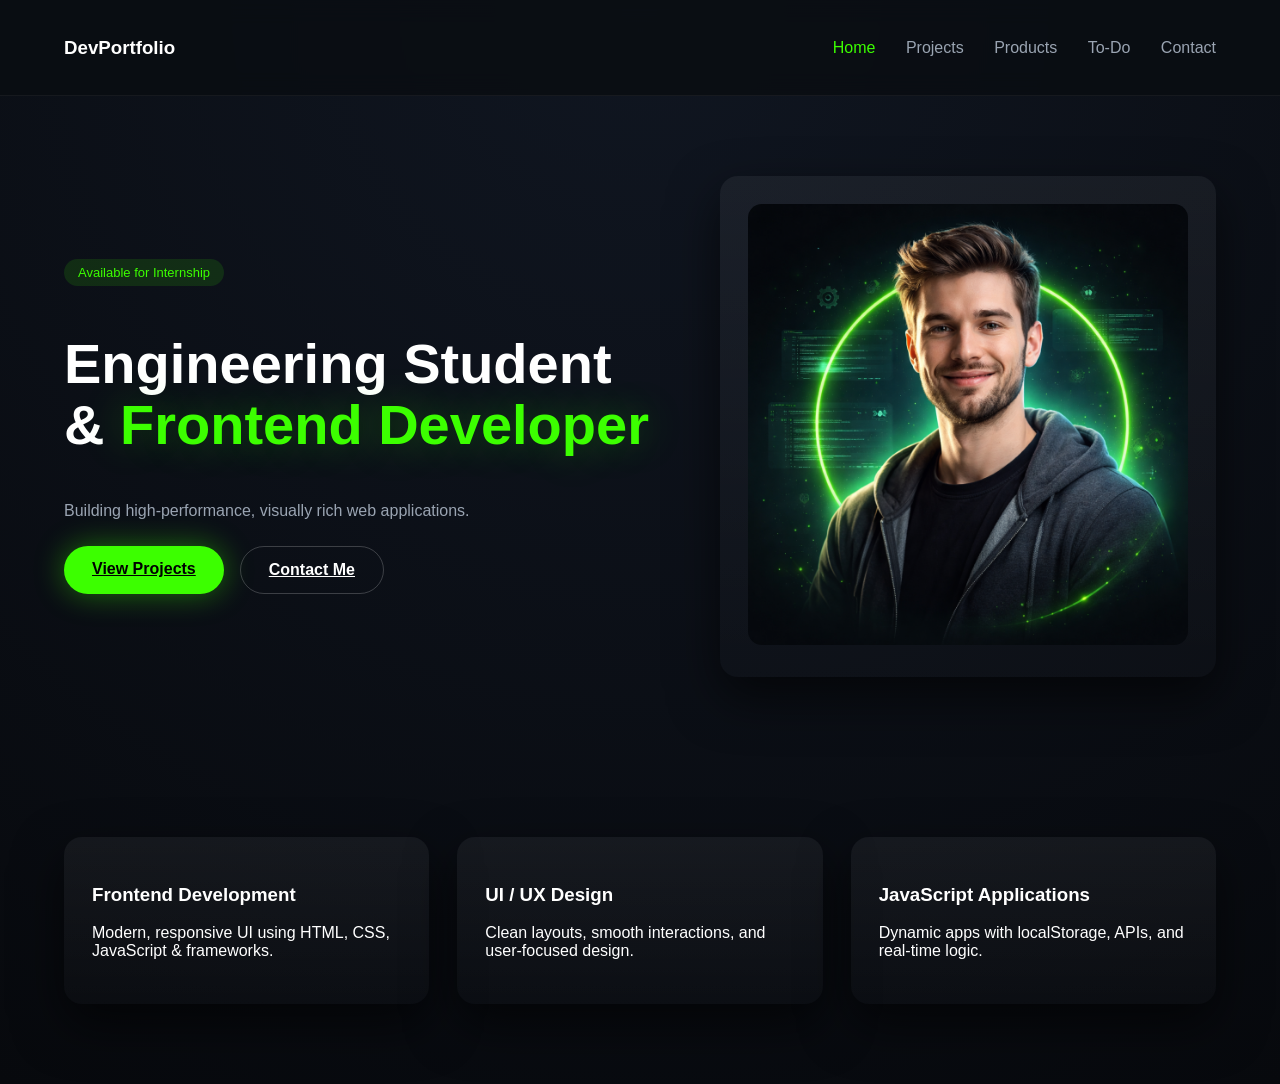
<file: index.html>
<!DOCTYPE html>
<html lang="en">
<head>
  <meta charset="UTF-8">
  <title>Home | DevPortfolio</title>
  <meta name="viewport" content="width=device-width, initial-scale=1.0">
  <link rel="stylesheet" href="css/style.css">
</head>
<body>

<!-- ================= NAVBAR ================= -->
<header class="navbar">
  <div class="nav">
    <h3 class="logo">DevPortfolio</h3>
    <nav>
      <a href="index.html" class="active">Home</a>
      <a href="projects.html">Projects</a>
      <a href="products.html">Products</a>
      <a href="todo.html">To-Do</a>
      <a href="contact.html">Contact</a>
    </nav>
  </div>
</header>

<!-- ================= HERO SECTION ================= -->
<section class="container hero fade">
  <div>

    <span class="badge">Available for Internship</span>

    <h1>
      Engineering Student <br>
      & <span>Frontend Developer</span>
    </h1>

    <p>
      Building high-performance, visually rich web applications.
    </p>

    <div style="margin-top:26px;display:flex;gap:16px;flex-wrap:wrap">
      <a href="projects.html" class="btn btn-primary">
        View Projects
      </a>

      <a href="contact.html" class="btn btn-outline">
        Contact Me
      </a>
    </div>

  </div>

  <div class="card">
    <img src="assets/profile.png" alt="Profile" style="width:100%;border-radius:14px">
  </div>
</section>

<!-- ================= SKILLS / SERVICES ================= -->
<section class="container grid grid-3 fade">
  <div class="card">
    <h3>Frontend Development</h3>
    <p class="muted">
      Modern, responsive UI using HTML, CSS, JavaScript & frameworks.
    </p>
  </div>

  <div class="card">
    <h3>UI / UX Design</h3>
    <p class="muted">
      Clean layouts, smooth interactions, and user-focused design.
    </p>
  </div>

  <div class="card">
    <h3>JavaScript Applications</h3>
    <p class="muted">
      Dynamic apps with localStorage, APIs, and real-time logic.
    </p>
  </div>
</section>

<!-- ================= SCRIPTS ================= -->
<script src="js/main.js"></script>

</body>
</html>
</file>
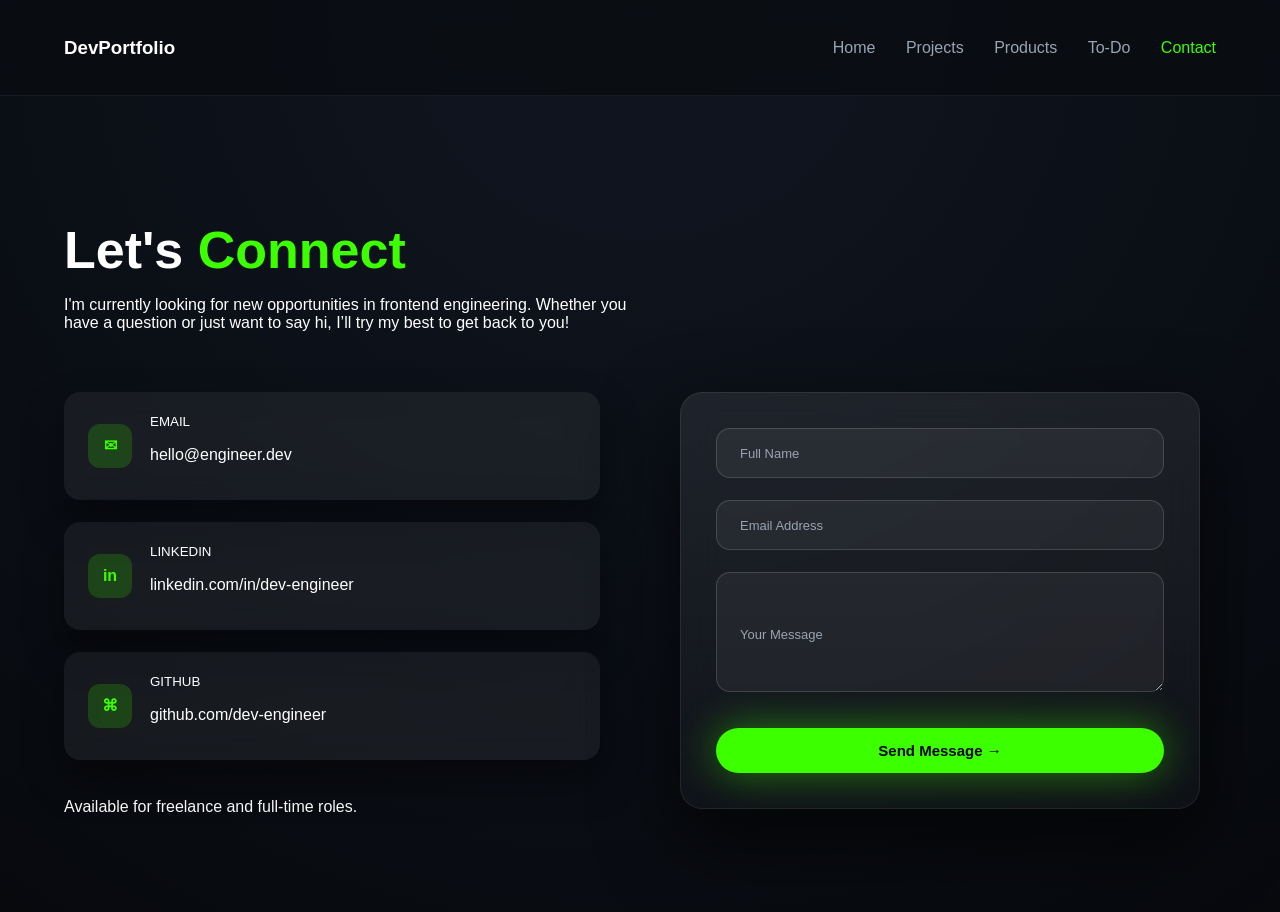
<file: contact.html>
<!DOCTYPE html>
<html lang="en">
<head>
  <meta charset="UTF-8">
  <title>Contact | DevPortfolio</title>
  <meta name="viewport" content="width=device-width, initial-scale=1.0">
  <link rel="stylesheet" href="css/style.css">
</head>
<body>

<!-- ================= NAVBAR ================= -->
<header class="navbar">
  <div class="nav">
    <h3 class="logo">DevPortfolio</h3>
    <nav>
      <a href="index.html">Home</a>
      <a href="projects.html">Projects</a>
      <a href="products.html">Products</a>
      <a href="todo.html">To-Do</a>
      <a href="contact.html" class="active">Contact</a>
    </nav>
  </div>
</header>

<!-- ================= CONTACT SECTION ================= -->
<section class="container fade">

  <!-- HEADER -->
  <div style="max-width:600px;margin-bottom:60px">
    <h1 style="font-size:52px;margin-bottom:14px">
      Let's <span style="color:#3cff00">Connect</span>
    </h1>
    <p class="muted">
      I'm currently looking for new opportunities in frontend engineering.
      Whether you have a question or just want to say hi, I’ll try my best to get back to you!
    </p>
  </div>

  <!-- ================= LAYOUT ================= -->
  <div class="contact-layout">

    <!-- LEFT INFO -->
    <div class="contact-info">

      <div class="info-card">
        <div class="icon">✉</div>
        <div>
          <small>EMAIL</small>
          <p>hello@engineer.dev</p>
        </div>
      </div>

      <div class="info-card">
        <div class="icon">in</div>
        <div>
          <small>LINKEDIN</small>
          <p>linkedin.com/in/dev-engineer</p>
        </div>
      </div>

      <div class="info-card">
        <div class="icon">⌘</div>
        <div>
          <small>GITHUB</small>
          <p>github.com/dev-engineer</p>
        </div>
      </div>

      <p class="availability">
        Available for freelance and full-time roles.
      </p>

    </div>

    <!-- RIGHT FORM -->
    <div class="contact-premium">

      <form id="contactForm" novalidate>

        <div class="field">
          <input type="text" id="name" placeholder=" " required>
          <label>Full Name</label>
          <small class="error"></small>
        </div>

        <div class="field">
          <input type="email" id="email" placeholder=" " required>
          <label>Email Address</label>
          <small class="error"></small>
        </div>

        <div class="field">
          <textarea id="message" rows="4" placeholder=" " required></textarea>
          <label>Your Message</label>
          <small class="error"></small>
        </div>

        <button type="submit" class="btn btn-primary">
          Send Message →
        </button>

      </form>

    </div>

  </div>
</section>

<!-- ================= SUCCESS POPUP ================= -->
<div class="success-overlay" id="successOverlay">
  <div class="success-popup">
    <div class="checkmark">✓</div>
    <h3>Message Sent!</h3>
    <p>Thank you for reaching out. I’ll get back to you soon.</p>
    <button class="btn btn-primary" onclick="closePopup()">OK</button>
  </div>
</div>

<!-- ================= SCRIPTS ================= -->
<script src="js/contact.js"></script>
<script src="js/main.js"></script>

</body>
</html>
</file>
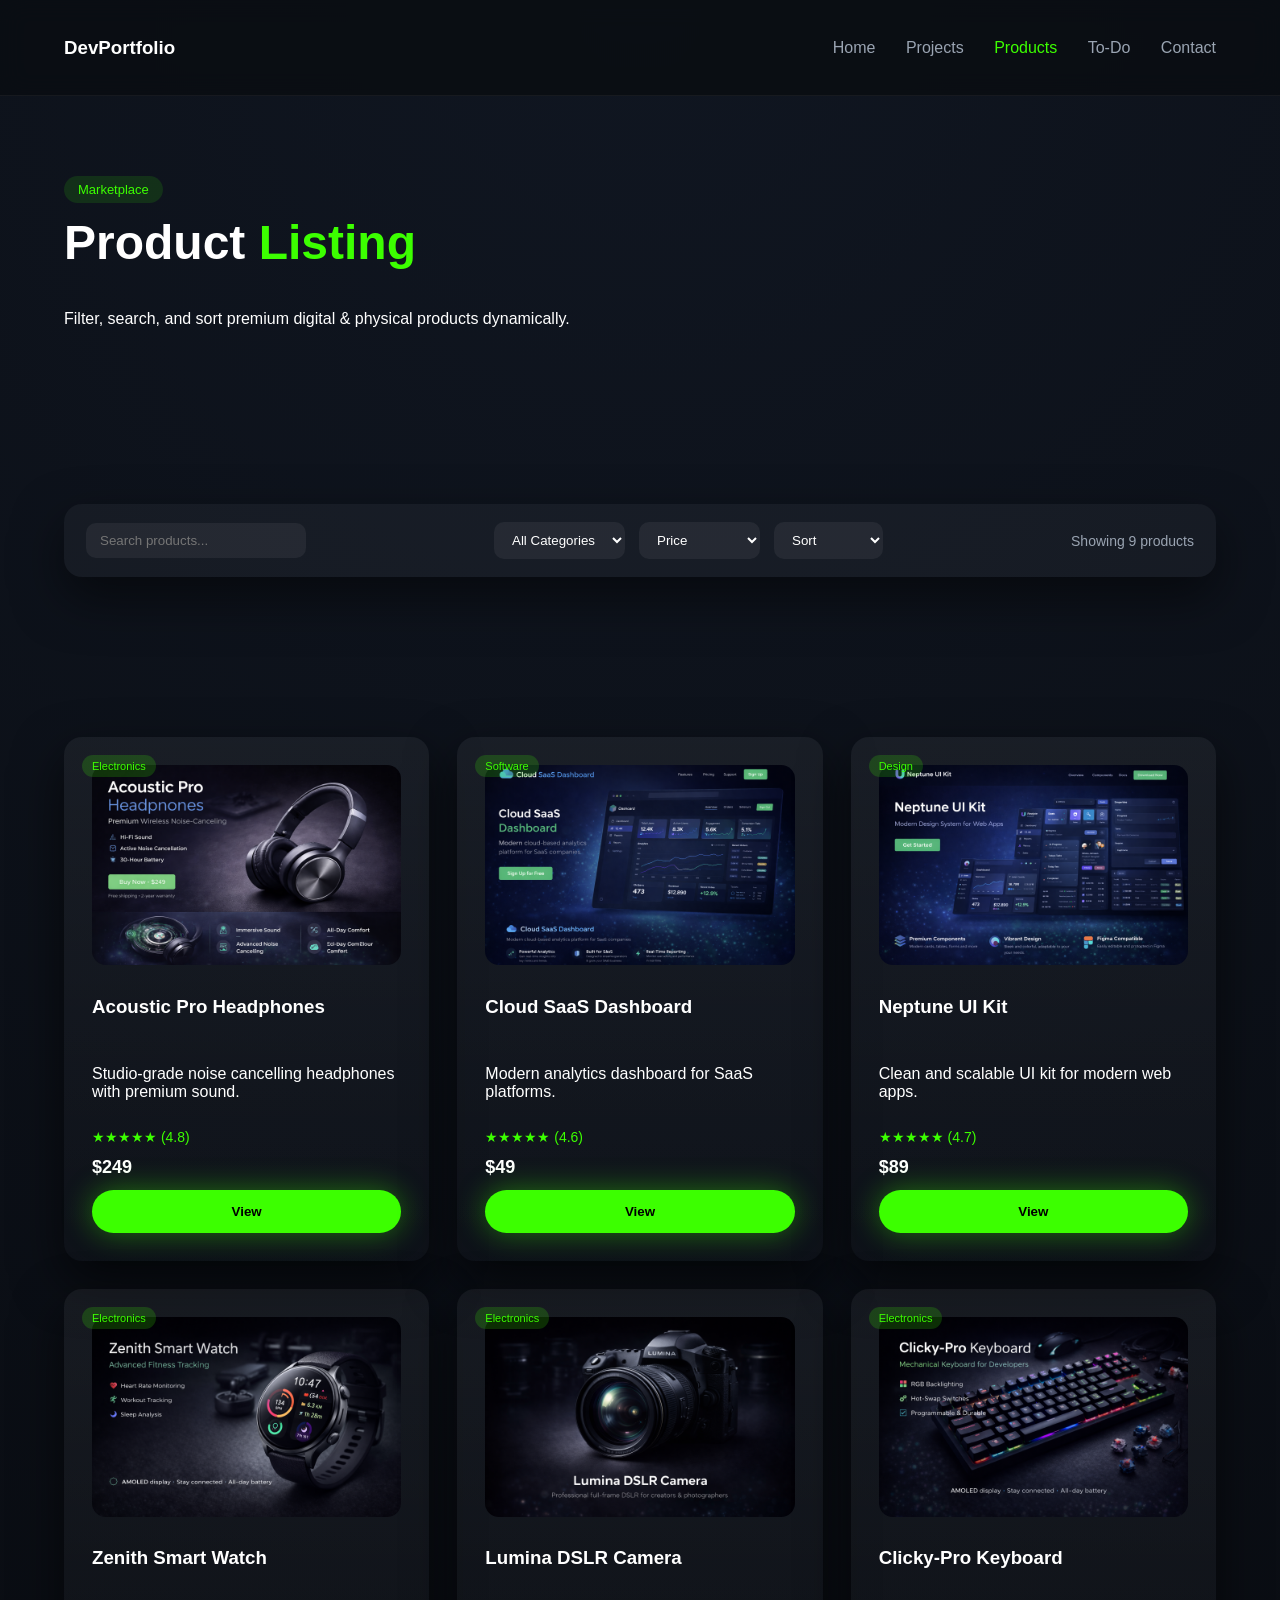
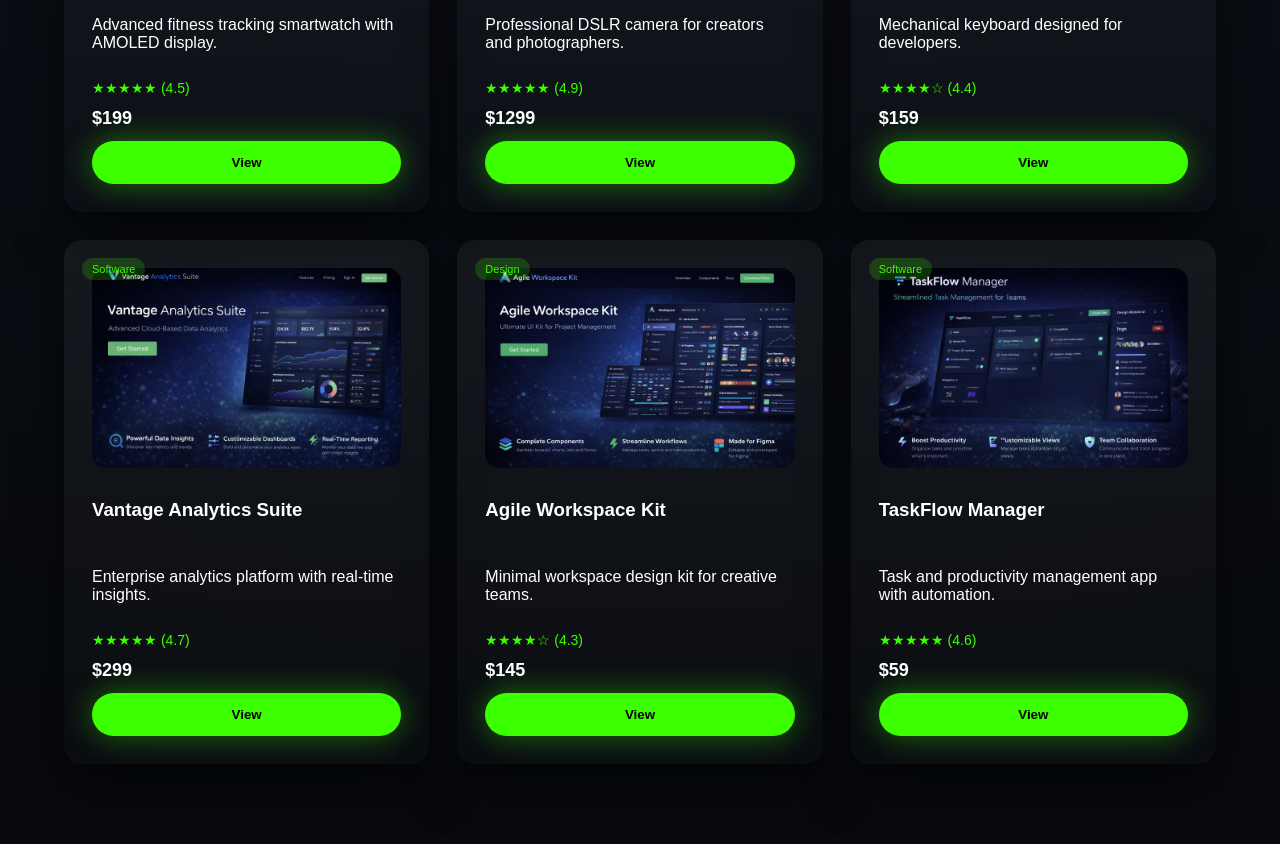
<file: products.html>
<!DOCTYPE html>
<html lang="en">
<head>
  <meta charset="UTF-8">
  <title>Products | DevPortfolio</title>
  <meta name="viewport" content="width=device-width, initial-scale=1.0">
  <link rel="stylesheet" href="css/style.css">
</head>
<body>

<!-- ================= NAVBAR ================= -->
<header class="navbar">
  <div class="nav">
    <h3 class="logo">DevPortfolio</h3>
    <nav>
      <a href="index.html">Home</a>
      <a href="projects.html">Projects</a>
      <a href="products.html" class="active">Products</a>
      <a href="todo.html">To-Do</a>
      <a href="contact.html">Contact</a>
    </nav>
  </div>
</header>

<!-- ================= PAGE HEADER ================= -->
<section class="container fade">
  <span class="badge">Marketplace</span>
  <h1 style="font-size:48px;margin-top:12px">
    Product <span style="color:#3cff00">Listing</span>
  </h1>
  <p class="muted" style="max-width:600px">
    Filter, search, and sort premium digital & physical products dynamically.
  </p>
</section>

<!-- ================= FILTER BAR ================= -->
<section class="container fade">
  <div class="filter-bar">

    <!-- SEARCH -->
    <input
      type="text"
      id="searchInput"
      placeholder="Search products..."
      style="
        background: rgba(255,255,255,0.06);
        color: white;
        border: none;
        padding: 10px 14px;
        border-radius: 10px;
        outline: none;
        min-width: 220px;
      "
    >

    <!-- FILTERS -->
    <div class="filters">
      <select id="categoryFilter">
        <option value="All">All Categories</option>
        <option value="Electronics">Electronics</option>
        <option value="Software">Software</option>
        <option value="Design">Design</option>
      </select>

      <select id="priceSort">
        <option value="">Price</option>
        <option value="low">Low → High</option>
        <option value="high">High → Low</option>
      </select>

      <select id="ratingSort">
        <option value="">Sort</option>
        <option value="rating">Top Rated</option>
      </select>
    </div>

    <span class="result-count" id="resultCount"></span>
  </div>
</section>

<!-- ================= PRODUCTS GRID ================= -->
<section class="container grid grid-3 fade" id="productGrid">
  <!-- Rendered via JS -->
</section>

<!-- ================= SCRIPTS ================= -->
<script src="js/product.js"></script>
<script src="js/main.js"></script>

</body>
</html>
</file>
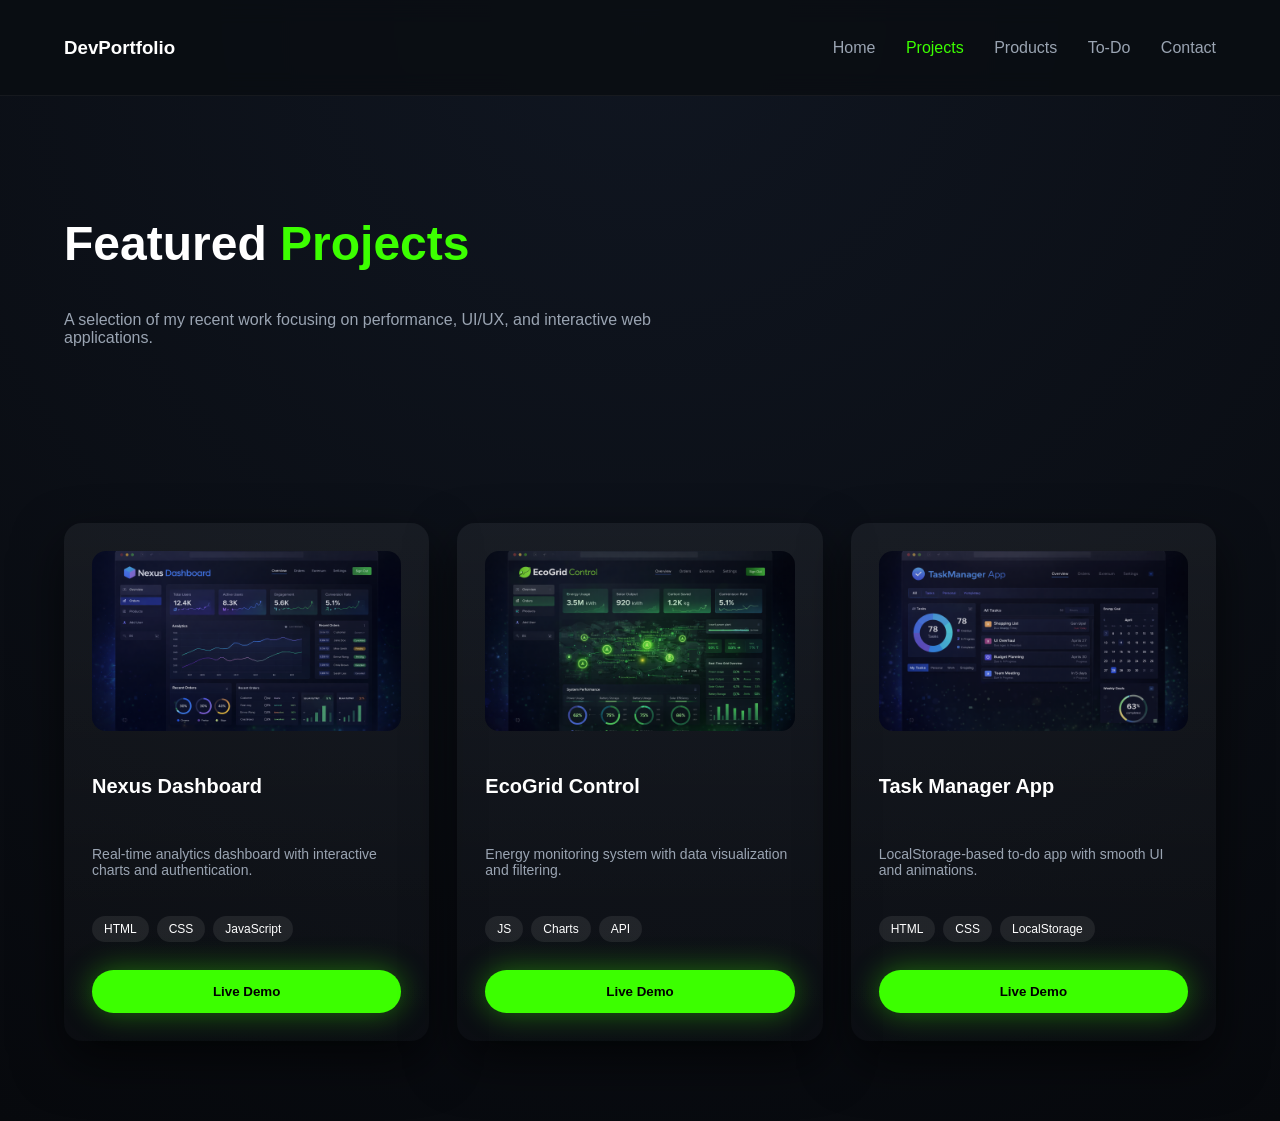
<file: projects.html>
<!DOCTYPE html>
<html lang="en">
<head>
  <title>Projects | DevPortfolio</title>
  <link rel="stylesheet" href="css/style.css">
</head>
<body>

<!-- NAVBAR -->
<header class="navbar">
  <div class="nav">
    <h3>DevPortfolio</h3>
    <nav>
      <a href="index.html">Home</a>
      <a href="projects.html">Projects</a>
      <a href="products.html">Products</a>
      <a href="todo.html">To-Do</a>
      <a href="contact.html">Contact</a>
    </nav>
  </div>
</header>

<!-- PROJECTS HEADER -->
<section class="container fade">
  <h1 style="font-size:48px">Featured <span style="color:#3cff00">Projects</span></h1>
  <p style="color:var(--muted);max-width:600px">
    A selection of my recent work focusing on performance, UI/UX, and interactive web applications.
  </p>
</section>

<!-- PROJECT GRID -->
<section class="container grid grid-3 fade">

  <!-- PROJECT CARD -->
  <div class="card project-card">
    <img src="assets/project1.png" class="project-img">
    <h3>Nexus Dashboard</h3>
    <p class="muted">
      Real-time analytics dashboard with interactive charts and authentication.
    </p>
    <div class="tags">
      <span>HTML</span><span>CSS</span><span>JavaScript</span>
    </div>
    <button class="btn btn-primary">Live Demo</button>
  </div>

  <div class="card project-card">
    <img src="assets/project2.png" class="project-img">
    <h3>EcoGrid Control</h3>
    <p class="muted">
      Energy monitoring system with data visualization and filtering.
    </p>
    <div class="tags">
      <span>JS</span><span>Charts</span><span>API</span>
    </div>
    <button class="btn btn-primary">Live Demo</button>
  </div>

  <div class="card project-card">
    <img src="assets/project3.png" class="project-img">
    <h3>Task Manager App</h3>
    <p class="muted">
      LocalStorage-based to-do app with smooth UI and animations.
    </p>
    <div class="tags">
      <span>HTML</span><span>CSS</span><span>LocalStorage</span>
    </div>
    <button class="btn btn-primary">Live Demo</button>
  </div>

</section>

<script src="js/main.js"></script>
</body>
</html>
</file>
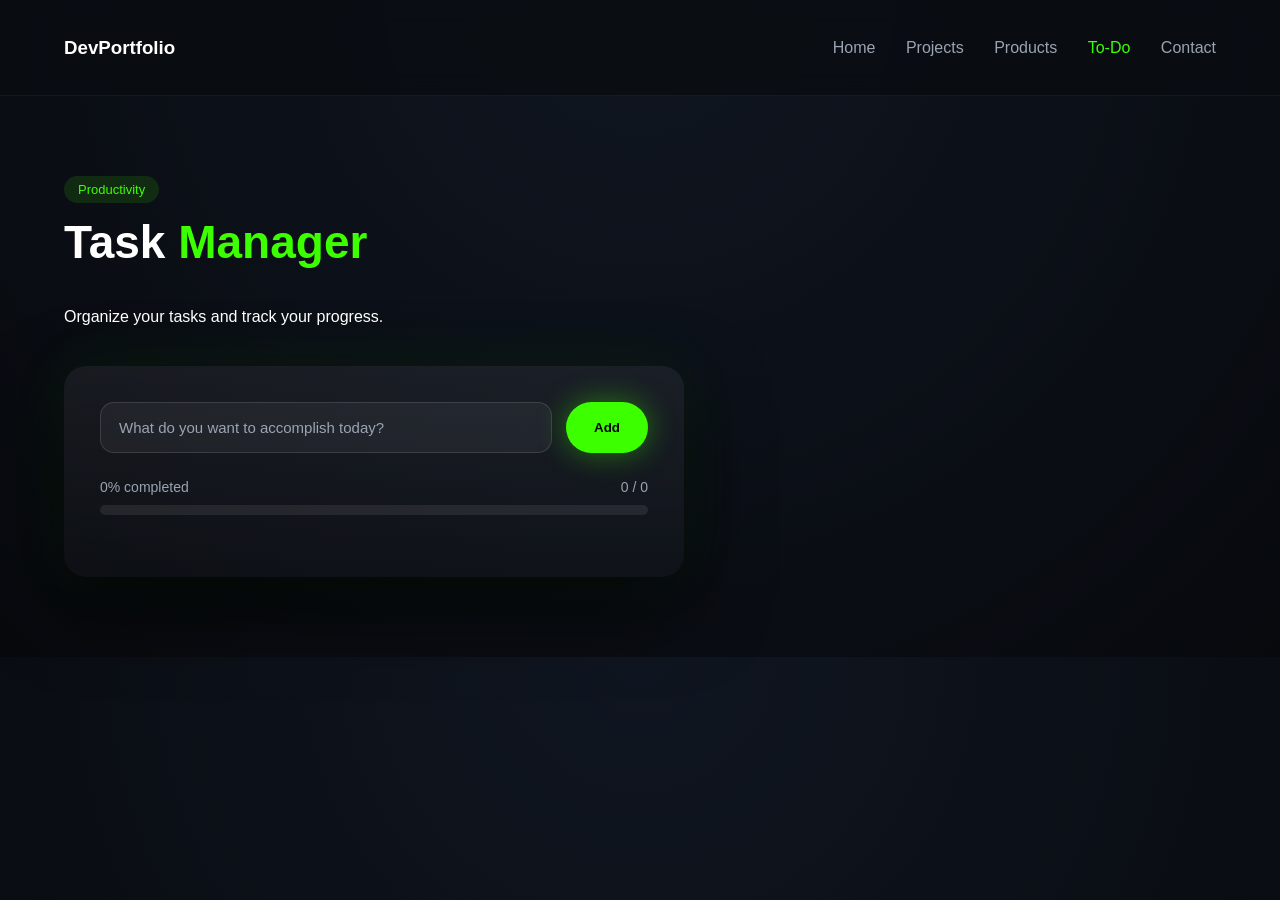
<file: todo.html>
<!DOCTYPE html>
<html lang="en">
<head>
  <meta charset="UTF-8">
  <title>To-Do | DevPortfolio</title>
  <meta name="viewport" content="width=device-width, initial-scale=1.0">
  <link rel="stylesheet" href="css/style.css">
</head>
<body>

<!-- NAVBAR -->
<header class="navbar">
  <div class="nav">
    <h3 class="logo">DevPortfolio</h3>
    <nav>
      <a href="index.html">Home</a>
      <a href="projects.html">Projects</a>
      <a href="products.html">Products</a>
      <a href="todo.html">To-Do</a>
      <a href="contact.html">Contact</a>
    </nav>
  </div>
</header>

<!-- TODO SECTION -->
<section class="container fade">
  <span class="badge">Productivity</span>
  <h1 style="font-size:46px;margin-top:12px">
    Task <span style="color:#3cff00">Manager</span>
  </h1>
  <p class="muted">Organize your tasks and track your progress.</p>

  <!-- TODO CARD -->
  <div class="todo-premium">

    <!-- INPUT -->
    <div class="todo-input-box">
      <input
        id="taskInput"
        type="text"
        placeholder="What do you want to accomplish today?"
      />
      <button class="btn btn-primary" onclick="addTask()">Add</button>
    </div>

    <!-- PROGRESS -->
    <div class="progress-wrapper">
      <div class="progress-info">
        <span id="progressText">0% completed</span>
        <span id="taskCount">0 / 0</span>
      </div>
      <div class="progress-bar">
        <div class="progress-fill" id="progressFill"></div>
      </div>
    </div>

    <!-- TASK LIST -->
    <ul class="todo-list" id="list"></ul>

  </div>
</section>

<script src="js/todo.js"></script>
<script src="js/main.js"></script>
</body>
</html>
</file>
<file: css/style.css>
:root{
  --bg:#0a0d12;
  --card:#11151c;
  --accent:#3cff00;
  --text:#ffffff;
  --muted:#9aa4b2;
  --radius:18px;
}

*{box-sizing:border-box}

body{
  margin:0;
  background:radial-gradient(circle at top,#101621,#07090d);
  color:var(--text);
  font-family:Inter,Arial,sans-serif;
}

/* NAV */
.navbar{
  position:sticky;top:0;z-index:10;
  background:rgba(10,13,18,.85);
  backdrop-filter:blur(12px);
  border-bottom:1px solid rgba(255,255,255,.05);
}
.nav{
  max-width:1200px;margin:auto;
  padding:18px 24px;
  display:flex;justify-content:space-between;align-items:center;
}
nav a{
  margin-left:26px;text-decoration:none;
  color:var(--muted);font-weight:500;
}
nav a.active,nav a:hover{color:var(--accent)}

/* LAYOUT */
.container{max-width:1200px;margin:auto;padding:80px 24px}
.grid{display:grid;gap:28px}
.grid-3{grid-template-columns:repeat(3,1fr)}

@media(max-width:900px){
  .grid-3{grid-template-columns:1fr}
}

/* HERO */
.hero{
  display:grid;grid-template-columns:1.2fr 1fr;
  gap:60px;align-items:center;
}
.badge{
  display:inline-block;padding:6px 14px;
  background:rgba(60,255,0,.12);
  color:var(--accent);
  border-radius:999px;font-size:13px;
}
.hero h1{font-size:56px;line-height:1.1}
.hero h1 span{color:var(--accent);text-shadow:0 0 40px rgba(60,255,0,.3)}
.hero p{color:var(--muted);max-width:520px}

/* CARDS */
.card{
  background:linear-gradient(180deg,rgba(255,255,255,.05),rgba(255,255,255,.01));
  border-radius:var(--radius);
  padding:28px;
  box-shadow:0 20px 50px rgba(0,0,0,.6);
  transition:.35s;
}
.card:hover{
  transform:translateY(-8px);
  box-shadow:0 20px 50px rgba(0,0,0,.6),0 0 40px rgba(60,255,0,.15);
}

/* BUTTONS */
.btn{
  padding:14px 28px;border-radius:999px;
  border:none;cursor:pointer;font-weight:600;
}
.btn-primary{
  background:var(--accent);color:#000;
  box-shadow:0 0 30px rgba(60,255,0,.4);
}
.btn-outline{
  background:transparent;color:#fff;
  border:1px solid rgba(255,255,255,.2);
}

/* FADE */
.fade{opacity:0;transform:translateY(30px);transition:1s}
.fade.show{opacity:1;transform:none}

/* TODO */
.todo-box{
  max-width:520px;margin:auto;
  background:var(--card);
  padding:36px;border-radius:var(--radius);
}
.todo-box input{
  width:100%;padding:14px;border-radius:12px;
  border:none;margin-bottom:12px;
}
.todo-box li{
  list-style:none;
  background:rgba(255,255,255,.05);
  padding:14px 18px;border-radius:12px;
  margin-bottom:10px;
  display:flex;justify-content:space-between;
}
.done{text-decoration:line-through;color:var(--muted)}

/* CONTACT */
.contact-box{
  display:grid;grid-template-columns:1fr 1fr;gap:40px
}
@media(max-width:900px){.contact-box{grid-template-columns:1fr}}

/* ===== PROJECT PAGE POLISH ===== */

.project-card {
  display: flex;
  flex-direction: column;
  gap: 14px;
}

.project-img {
  width: 100%;
  height: 180px;
  object-fit: cover;
  border-radius: 14px;
  margin-bottom: 10px;
  filter: brightness(0.9);
}

.project-card h3 {
  font-size: 20px;
}

.project-card .muted {
  color: var(--muted);
  font-size: 14px;
}

/* Tech Tags */
.tags {
  display: flex;
  flex-wrap: wrap;
  gap: 8px;
  margin: 10px 0 14px;
}

.tags span {
  padding: 6px 12px;
  border-radius: 999px;
  font-size: 12px;
  background: rgba(255,255,255,0.08);
  color: var(--text);
}

/* Button spacing */
.project-card .btn {
  margin-top: auto;
}

/* Hover polish */
.project-card:hover .project-img {
  filter: brightness(1);
  transition: 0.3s;
}

/* ===== PRODUCT PAGE POLISH ===== */

.filter-bar {
  display: flex;
  justify-content: space-between;
  align-items: center;
  gap: 20px;
  background: rgba(255,255,255,0.04);
  border-radius: var(--radius);
  padding: 18px 22px;
  box-shadow: 0 20px 50px rgba(0,0,0,0.5);
  flex-wrap: wrap;
}

.filters {
  display: flex;
  gap: 14px;
}

.filters select {
  background: rgba(255,255,255,0.06);
  color: var(--text);
  border: none;
  padding: 10px 14px;
  border-radius: 10px;
  outline: none;
}

.result-count {
  color: var(--muted);
  font-size: 14px;
}

/* PRODUCT CARDS */
.product-card {
  position: relative;
  display: flex;
  flex-direction: column;
  gap: 12px;
}

.product-img {
  width: 100%;
  height: 200px;
  object-fit: cover;
  border-radius: 14px;
}

.price {
  font-size: 18px;
  font-weight: 600;
}

.rating {
  color: var(--accent);
  font-size: 14px;
}

/* Category badge */
.badge-sm {
  position: absolute;
  top: 18px;
  left: 18px;
  padding: 5px 10px;
  font-size: 11px;
  border-radius: 999px;
  background: rgba(60,255,0,0.18);
  color: var(--accent);
}

/* Hover animation */
.product-card:hover {
  transform: translateY(-10px);
  box-shadow:
    0 30px 70px rgba(0,0,0,0.7),
    0 0 50px rgba(60,255,0,0.15);
}

/* Responsive */
@media(max-width:900px){
  .filters {
    flex-direction: column;
    width: 100%;
  }
}

/* ===== PREMIUM TODO PAGE ===== */

.todo-premium {
  max-width: 620px;
  margin-top: 40px;
  background: linear-gradient(
    180deg,
    rgba(255,255,255,0.06),
    rgba(255,255,255,0.02)
  );
  border-radius: 22px;
  padding: 36px;
  box-shadow:
    0 30px 80px rgba(0,0,0,0.7),
    0 0 60px rgba(60,255,0,0.08);
}

/* Input */
.todo-input-box {
  display: flex;
  gap: 14px;
  margin-bottom: 26px;
}

.todo-input-box input {
  flex: 1;
  padding: 16px 18px;
  font-size: 15px;
  border-radius: 14px;
  border: 1px solid rgba(255,255,255,0.12);
  background: rgba(255,255,255,0.05);
  color: white;
  outline: none;
  transition: 0.3s;
}

.todo-input-box input::placeholder {
  color: #9aa4b2;
}

.todo-input-box input:focus {
  border-color: #3cff00;
  box-shadow: 0 0 0 3px rgba(60,255,0,0.15);
}

/* Progress */
.progress-wrapper {
  margin-bottom: 26px;
}

.progress-info {
  display: flex;
  justify-content: space-between;
  font-size: 14px;
  color: var(--muted);
  margin-bottom: 10px;
}

.progress-bar {
  width: 100%;
  height: 10px;
  border-radius: 999px;
  background: rgba(255,255,255,0.08);
  overflow: hidden;
}

.progress-fill {
  height: 100%;
  width: 0%;
  background: linear-gradient(90deg, #3cff00, #9eff7a);
  border-radius: 999px;
  transition: width 0.4s ease;
  box-shadow: 0 0 20px rgba(60,255,0,0.4);
}

/* Task List */
.todo-list {
  list-style: none;
  padding: 0;
  margin: 0;
}

.todo-list li {
  display: flex;
  justify-content: space-between;
  align-items: center;
  padding: 14px 18px;
  margin-bottom: 12px;
  border-radius: 14px;
  background: rgba(255,255,255,0.05);
  transition: 0.3s;
}

.todo-list li:hover {
  background: rgba(255,255,255,0.08);
  box-shadow: 0 0 30px rgba(60,255,0,0.12);
}

.todo-list li span {
  cursor: pointer;
}

.todo-list li.done span {
  text-decoration: line-through;
  color: var(--muted);
}

.todo-list li button {
  background: none;
  border: none;
  color: #ff6b6b;
  font-size: 16px;
  cursor: pointer;
}

/* ================= CONTACT PAGE – FINAL GLASS FIX ================= */

/* Two-column layout */
.contact-layout {
  display: grid;
  grid-template-columns: 1fr 1fr;
  gap: 80px;
  align-items: flex-start;
}

/* LEFT INFO */
.contact-info {
  display: flex;
  flex-direction: column;
  gap: 22px;
}

/* Info cards */
.info-card {
  background: rgba(255,255,255,0.06);
  backdrop-filter: blur(14px);
  padding: 20px 24px;
  border-radius: 16px;
  display: flex;
  align-items: center;
  gap: 18px;
  box-shadow: 0 20px 40px rgba(0,0,0,0.4);
}

/* Icons */
.info-card .icon {
  width: 44px;
  height: 44px;
  border-radius: 12px;
  background: rgba(60,255,0,0.18);
  color: var(--accent);
  display: flex;
  align-items: center;
  justify-content: center;
  font-weight: bold;
}

/* ================= FORM GLASS CARD ================= */

.contact-premium {
  width: 100%;
  max-width: 520px;
  background: linear-gradient(
    180deg,
    rgba(255,255,255,0.08),
    rgba(255,255,255,0.03)
  );
  backdrop-filter: blur(20px);
  border-radius: 22px;
  padding: 36px;
  box-shadow:
    0 30px 80px rgba(0,0,0,0.7),
    inset 0 0 0 1px rgba(255,255,255,0.08);
}

/* Form width */
.contact-premium form {
  width: 100%;
}

/* ================= INPUT FIELDS ================= */

.field {
  position: relative;
  margin-bottom: 22px;
}

.field input,
.field textarea {
  width: 100%;
  padding: 16px 18px;
  border-radius: 14px;
  border: 1px solid rgba(255,255,255,0.15);
  background: rgba(255,255,255,0.05);
  color: white;
  outline: none;
  font-size: 14px;
  transition: 0.3s;
}

.field textarea {
  resize: vertical;
  min-height: 120px;
  padding-top: 20px;
}

/* Focus glow */
.field input:focus,
.field textarea:focus {
  border-color: var(--accent);
  box-shadow:
    0 0 0 3px rgba(60,255,0,0.18),
    0 0 25px rgba(60,255,0,0.25);
}

/* ================= FLOATING LABEL ================= */

.field label {
  position: absolute;
  left: 18px;
  top: 50%;
  transform: translateY(-50%);
  font-size: 13px;
  color: var(--muted);
  pointer-events: none;
  transition: 0.25s ease;
  background: transparent;
  padding: 0 6px;
}

/* Float label */
.field input:focus + label,
.field input:not(:placeholder-shown) + label,
.field textarea:focus + label,
.field textarea:not(:placeholder-shown) + label {
  top: -9px;
  font-size: 11px;
  color: var(--accent);
  background: #0a0d12;
}

/* ================= BUTTON ================= */

.contact-premium .btn {
  width: 100%;
  margin-top: 10px;
  font-size: 15px;
  box-shadow: 0 0 40px rgba(60,255,0,0.45);
}

/* ================= ERRORS ================= */

.error {
  font-size: 12px;
  color: #ff6b6b;
  margin-top: 6px;
}

/* ================= SUCCESS POPUP ================= */

.success-overlay {
  position: fixed;
  inset: 0;
  background: rgba(0,0,0,0.6);
  backdrop-filter: blur(8px);
  display: flex;
  align-items: center;
  justify-content: center;
  opacity: 0;
  pointer-events: none;
  transition: 0.4s ease;
  z-index: 999;
}

.success-overlay.show {
  opacity: 1;
  pointer-events: all;
}

.success-popup {
  background: linear-gradient(
    180deg,
    rgba(255,255,255,0.12),
    rgba(255,255,255,0.04)
  );
  border-radius: 22px;
  padding: 40px;
  text-align: center;
  width: 320px;
  box-shadow:
    0 40px 90px rgba(0,0,0,0.8),
    0 0 60px rgba(60,255,0,0.25);
  animation: popupScale 0.4s ease;
}

@keyframes popupScale {
  from { transform: scale(0.85); opacity: 0; }
  to   { transform: scale(1); opacity: 1; }
}

.checkmark {
  width: 60px;
  height: 60px;
  margin: 0 auto 16px;
  border-radius: 50%;
  background: var(--accent);
  color: #000;
  font-size: 32px;
  display: flex;
  align-items: center;
  justify-content: center;
  box-shadow: 0 0 30px rgba(60,255,0,0.6);
}

/* ================= MOBILE ================= */

@media (max-width: 900px) {
  .contact-layout {
    grid-template-columns: 1fr;
    gap: 50px;
  }

  .contact-premium {
    max-width: 100%;
  }
}
/* END OF CSS */
</file>
